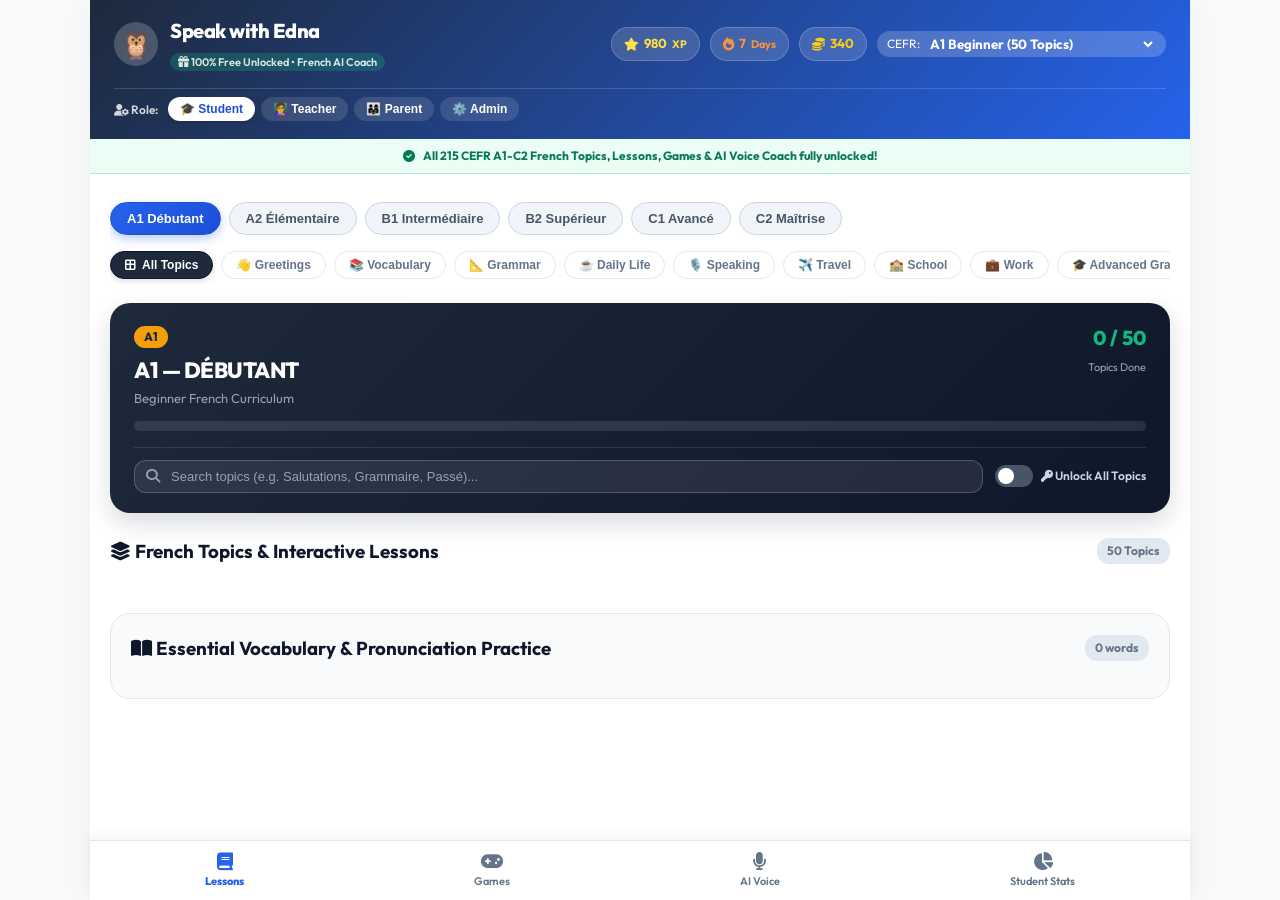
<file: index.html>
<!DOCTYPE html>
<html lang="en">
<head>
    <meta charset="UTF-8">
    <meta name="viewport" content="width=device-width, initial-scale=1.0">
    <title>Speak with Edna - French Learning & AI Voice Coach</title>
    <!-- Google Fonts -->
    <link rel="preconnect" href="https://fonts.googleapis.com">
    <link rel="preconnect" href="https://fonts.gstatic.com" crossorigin>
    <link href="https://fonts.googleapis.com/css2?family=Outfit:wght@400;500;600;700;800&family=Plus+Jakarta+Sans:wght@400;500;600;700&display=swap" rel="stylesheet">
    <!-- FontAwesome Icons -->
    <link rel="stylesheet" href="https://cdnjs.cloudflare.com/ajax/libs/font-awesome/6.4.0/css/all.min.css">
    <link rel="stylesheet" href="style.css">
</head>
<body>
    <div id="app" class="app-container">
        <!-- Top Header Banner -->
        <header class="top-header">
            <div class="header-brand">
                <div class="brand-logo">
                    <span class="logo-emoji">🦉</span>
                </div>
                <div class="brand-text">
                    <h1>Speak with Edna</h1>
                    <span class="brand-subtitle"><i class="fa-solid fa-gift"></i> 100% Free Unlocked • French AI Coach</span>
                </div>
            </div>

            <!-- Header User Stats -->
            <div class="header-stats">
                <div class="stat-badge xp-badge">
                    <i class="fa-solid fa-star"></i>
                    <span id="header-xp">980</span> <small>XP</small>
                </div>
                <div class="stat-badge streak-badge">
                    <i class="fa-solid fa-fire"></i>
                    <span id="header-streak">7</span> <small>Days</small>
                </div>
                <div class="stat-badge coins-badge">
                    <i class="fa-solid fa-coins"></i>
                    <span id="header-coins">340</span>
                </div>
                <div class="level-select-pill">
                    <span class="level-label">CEFR:</span>
                    <select id="cefr-selector" onchange="changeCefrLevel(this.value)">
                        <option value="A1">A1 Beginner (50 Topics)</option>
                        <option value="A2">A2 Elementary (40 Topics)</option>
                        <option value="B1">B1 Intermediate (35 Topics)</option>
                        <option value="B2">B2 Upper Intermediate (30 Topics)</option>
                        <option value="C1">C1 Advanced (30 Topics)</option>
                        <option value="C2">C2 Mastery (30 Topics)</option>
                    </select>
                </div>
            </div>

            <!-- Role Selector Controls -->
            <div class="role-selector-container">
                <span class="role-label"><i class="fa-solid fa-user-gear"></i> Role:</span>
                <div class="role-pills">
                    <button class="role-btn active" data-role="STUDENT" onclick="switchRole('STUDENT')">🎓 Student</button>
                    <button class="role-btn" data-role="TEACHER" onclick="switchRole('TEACHER')">👩‍🏫 Teacher</button>
                    <button class="role-btn" data-role="PARENT" onclick="switchRole('PARENT')">👨‍👩‍👧 Parent</button>
                    <button class="role-btn" data-role="ADMIN" onclick="switchRole('ADMIN')">⚙️ Admin</button>
                </div>
            </div>
        </header>

        <!-- Main Banner Notification -->
        <div class="free-banner">
            <i class="fa-solid fa-circle-check"></i>
            <span>All 215 CEFR A1-C2 French Topics, Lessons, Games & AI Voice Coach fully unlocked!</span>
        </div>

        <!-- Main Content View Area -->
        <main class="main-content">
            <!-- TAB 1: LESSONS VIEW -->
            <section id="view-lessons" class="tab-view active">
                <!-- CEFR Level Selector Bar -->
                <div class="cefr-level-bar">
                    <button class="cefr-pill active" data-level="A1" onclick="changeCefrLevel('A1')">A1 Débutant</button>
                    <button class="cefr-pill" data-level="A2" onclick="changeCefrLevel('A2')">A2 Élémentaire</button>
                    <button class="cefr-pill" data-level="B1" onclick="changeCefrLevel('B1')">B1 Intermédiaire</button>
                    <button class="cefr-pill" data-level="B2" onclick="changeCefrLevel('B2')">B2 Supérieur</button>
                    <button class="cefr-pill" data-level="C1" onclick="changeCefrLevel('C1')">C1 Avancé</button>
                    <button class="cefr-pill" data-level="C2" onclick="changeCefrLevel('C2')">C2 Maîtrise</button>
                </div>

                <!-- Topic Category Filter Bar -->
                <div class="category-filter-bar">
                    <button class="cat-pill active" data-cat="ALL" onclick="filterCategory('ALL')"><i class="fa-solid fa-border-all"></i> All Topics</button>
                    <button class="cat-pill" data-cat="Greetings" onclick="filterCategory('Greetings')">👋 Greetings</button>
                    <button class="cat-pill" data-cat="Vocabulary" onclick="filterCategory('Vocabulary')">📚 Vocabulary</button>
                    <button class="cat-pill" data-cat="Grammar" onclick="filterCategory('Grammar')">📐 Grammar</button>
                    <button class="cat-pill" data-cat="Daily Life" onclick="filterCategory('Daily Life')">☕ Daily Life</button>
                    <button class="cat-pill" data-cat="Speaking" onclick="filterCategory('Speaking')">🎙️ Speaking</button>
                    <button class="cat-pill" data-cat="Travel" onclick="filterCategory('Travel')">✈️ Travel</button>
                    <button class="cat-pill" data-cat="School" onclick="filterCategory('School')">🏫 School</button>
                    <button class="cat-pill" data-cat="Work" onclick="filterCategory('Work')">💼 Work</button>
                    <button class="cat-pill" data-cat="Advanced Grammar" onclick="filterCategory('Advanced Grammar')">🎓 Advanced Grammar</button>
                </div>

                <!-- Level Overview Card -->
                <div id="level-overview-card" class="level-overview-card">
                    <div class="level-card-main">
                        <div>
                            <span id="level-badge" class="badge-level">A1</span>
                            <h2 id="level-title-text">A1 — DÉBUTANT</h2>
                            <p id="level-desc-text">Beginner French Curriculum</p>
                        </div>
                        <div class="level-progress-stat">
                            <span id="level-completed-count">0 / 50</span>
                            <small>Topics Done</small>
                        </div>
                    </div>
                    <div class="level-progress-bar-container">
                        <div id="level-progress-fill" class="level-progress-fill" style="width: 0%"></div>
                    </div>
                    <div class="level-filter-bar">
                        <div class="search-box">
                            <i class="fa-solid fa-magnifying-glass"></i>
                            <input type="text" id="topic-search-input" placeholder="Search topics (e.g. Salutations, Grammaire, Passé)..." onkeyup="filterTopics(this.value)">
                        </div>
                        <div class="unlock-toggle-box">
                            <label class="toggle-switch">
                                <input type="checkbox" id="teacher-unlock-all" onchange="toggleTeacherUnlockAll(this.checked)">
                                <span class="slider"></span>
                            </label>
                            <span class="toggle-label"><i class="fa-solid fa-key"></i> Unlock All Topics</span>
                        </div>
                    </div>
                </div>

                <!-- Topics Grid Container -->
                <div class="section-title-row">
                    <h3><i class="fa-solid fa-layer-group"></i> French Topics & Interactive Lessons</h3>
                    <span id="topic-count-badge" class="badge">50 Topics</span>
                </div>
                <div id="topics-grid" class="topics-grid">
                    <!-- Populated by JS -->
                </div>

                <!-- Active Vocabulary / Flashcards Section -->
                <div class="vocab-section">
                    <div class="section-title-row">
                        <h3><i class="fa-solid fa-book-open"></i> Essential Vocabulary & Pronunciation Practice</h3>
                        <span id="vocab-count-badge" class="badge">0 words</span>
                    </div>
                    <div id="vocab-grid" class="vocab-grid">
                        <!-- Populated by JS -->
                    </div>
                </div>
            </section>

            <!-- TAB 2: GAMES VIEW -->
            <section id="view-games" class="tab-view">
                <div class="games-header">
                    <h2><i class="fa-solid fa-gamepad"></i> French Practice Games</h2>
                    <p>Fun games to solidify your vocabulary, listening, and speed speaking!</p>
                </div>

                <div class="games-selection-grid">
                    <div class="game-card" onclick="startMatchGame()">
                        <div class="game-card-icon">🧩</div>
                        <h3>Word Match</h3>
                        <p>Match French words with their English meanings & emojis before time runs out!</p>
                        <button class="btn btn-primary"><i class="fa-solid fa-play"></i> Play Match</button>
                    </div>

                    <div class="game-card" onclick="startMemoryGame()">
                        <div class="game-card-icon">🎴</div>
                        <h3>Memory Flip</h3>
                        <p>Flip cards to find hidden matching pairs of French words and illustrations.</p>
                        <button class="btn btn-primary"><i class="fa-solid fa-play"></i> Play Memory</button>
                    </div>

                    <div class="game-card" onclick="startSpeedSpeaking()">
                        <div class="game-card-icon">🎙️</div>
                        <h3>Speed Pronunciation</h3>
                        <p>Listen and speak as many French words as possible in 60 seconds with instant voice scoring!</p>
                        <button class="btn btn-accent"><i class="fa-solid fa-bolt"></i> Start Sprint</button>
                    </div>
                </div>

                <!-- Active Game Arena Container -->
                <div id="game-arena" class="game-arena hidden">
                    <!-- Dynamic game content injected by JS -->
                </div>
            </section>

            <!-- TAB 3: AI VOICE COACH VIEW -->
            <section id="view-voice-coach" class="tab-view">
                <div class="voice-coach-header">
                    <h2><i class="fa-solid fa-robot"></i> Edna - AI French Voice Coach</h2>
                    <p>Practice real conversations in French! Tap the mic to speak or select a scenario below.</p>
                </div>

                <!-- Scenarios Bar -->
                <div class="scenarios-carousel">
                    <label>Select Scenario:</label>
                    <div id="scenarios-list" class="scenarios-list">
                        <!-- Populated by JS -->
                    </div>
                </div>

                <!-- Chat Room Area -->
                <div class="chat-container">
                    <div class="chat-header-bar">
                        <div class="coach-avatar">🦉</div>
                        <div class="coach-info">
                            <strong id="active-scenario-title">Bakery & Bistro Scenario</strong>
                            <span class="online-indicator"><i class="fa-solid fa-circle"></i> Edna is online</span>
                        </div>
                        <button class="btn btn-sm btn-outline" onclick="clearChat()"><i class="fa-solid fa-rotate-right"></i> Reset</button>
                    </div>

                    <div id="chat-messages" class="chat-messages">
                        <!-- Dynamic Chat Messages -->
                    </div>

                    <!-- Recommended Sample Phrase Chips -->
                    <div class="suggested-phrases">
                        <span><i class="fa-solid fa-lightbulb"></i> Try saying:</span>
                        <div id="sample-phrase-chips" class="phrase-chips">
                            <!-- Injected by JS -->
                        </div>
                    </div>

                    <!-- Mic & Text Input Area -->
                    <div class="chat-input-area">
                        <button id="mic-btn" class="mic-btn" onclick="toggleSpeechRecognition()" title="Click to speak French">
                            <i class="fa-solid fa-microphone"></i>
                        </button>
                        <input type="text" id="chat-text-input" placeholder="Type your response in French..." onkeypress="handleChatKeyPress(event)">
                        <button class="send-btn" onclick="sendUserTextMessage()">
                            <i class="fa-solid fa-paper-plane"></i>
                        </button>
                    </div>
                </div>
            </section>

            <!-- TAB 4: DASHBOARD VIEW (DYNAMICALY BASED ON ROLE) -->
            <section id="view-dashboard" class="tab-view">
                <div id="dashboard-content">
                    <!-- Injected by JS depending on Student, Teacher, Parent, Admin -->
                </div>
            </section>
        </main>

        <!-- Bottom Navigation Bar -->
        <nav class="bottom-nav">
            <button class="nav-item active" data-tab="lessons" onclick="switchTab('lessons')">
                <i class="fa-solid fa-book"></i>
                <span>Lessons</span>
            </button>
            <button class="nav-item" data-tab="games" onclick="switchTab('games')">
                <i class="fa-solid fa-gamepad"></i>
                <span>Games</span>
            </button>
            <button class="nav-item" data-tab="voice-coach" onclick="switchTab('voice-coach')">
                <i class="fa-solid fa-microphone"></i>
                <span>AI Voice</span>
            </button>
            <button class="nav-item" data-tab="dashboard" onclick="switchTab('dashboard')">
                <i class="fa-solid fa-chart-pie"></i>
                <span id="nav-dashboard-label">Student Stats</span>
            </button>
        </nav>

        <!-- MODAL 1: Pronunciation Tester Modal -->
        <div id="pronounce-modal" class="modal hidden">
            <div class="modal-content">
                <button class="modal-close" onclick="closePronounceModal()">&times;</button>
                <div class="modal-header">
                    <h3><i class="fa-solid fa-microphone"></i> Practice Pronunciation</h3>
                </div>
                <div class="modal-body text-center">
                    <div class="target-word-display">
                        <span id="modal-emoji" class="word-emoji">🥐</span>
                        <h2 id="modal-french-text">Le croissant</h2>
                        <span id="modal-ipa" class="ipa-code">/lə kʁwa.sɑ̃/</span>
                        <p id="modal-english-translation" class="english-sub">The croissant</p>
                    </div>

                    <div class="action-buttons-row">
                        <button class="btn btn-secondary" onclick="speakText(document.getElementById('modal-french-text').innerText)">
                            <i class="fa-solid fa-volume-high"></i> Listen First
                        </button>
                    </div>

                    <div class="mic-recorder-box">
                        <button id="modal-mic-btn" class="modal-mic-btn" onclick="startModalSpeechRecognition()">
                            <i class="fa-solid fa-microphone"></i>
                        </button>
                        <p id="modal-speech-status">Tap the microphone and say the French word aloud!</p>
                    </div>

                    <!-- Voice Scoring Result Box -->
                    <div id="modal-score-result" class="score-result-box hidden">
                        <div class="score-circle" id="modal-score-circle">
                            <span id="modal-score-value">95%</span>
                        </div>
                        <div class="score-details">
                            <h4 id="modal-feedback-title">Excellent Pronunciation!</h4>
                            <p id="modal-recognized-text">Recognized: "Le croissant"</p>
                            <p id="modal-tip-text" class="tip-text">Tip: Keep the 'r' soft in your throat.</p>
                        </div>
                    </div>
                </div>
            </div>
        </div>

        <!-- MODAL 2: Lesson Quiz Modal -->
        <div id="quiz-modal" class="modal hidden">
            <div class="modal-content quiz-modal-content">
                <button class="modal-close" onclick="closeQuizModal()">&times;</button>
                <div id="quiz-container">
                    <!-- Dynamic quiz content -->
                </div>
            </div>
        </div>

        <!-- MODAL 3: Custom Word Creator (Teacher) -->
        <div id="custom-word-modal" class="modal hidden">
            <div class="modal-content">
                <button class="modal-close" onclick="closeCustomWordModal()">&times;</button>
                <h3><i class="fa-solid fa-plus-circle"></i> Add New French Word</h3>
                <div class="form-group">
                    <label>French Word / Phrase:</label>
                    <input type="text" id="new-word-french" placeholder="e.g. La tour Eiffel">
                </div>
                <div class="form-group">
                    <label>English Translation:</label>
                    <input type="text" id="new-word-english" placeholder="e.g. The Eiffel Tower">
                </div>
                <div class="form-group">
                    <label>Emoji Icon:</label>
                    <input type="text" id="new-word-emoji" placeholder="e.g. 🗼">
                </div>
                <button class="btn btn-primary btn-block" onclick="saveCustomWord()"><i class="fa-solid fa-check"></i> Save Word</button>
            </div>
        </div>

        <!-- MODAL 4: Complete Interactive Topic Lesson Modal -->
        <div id="topic-lesson-modal" class="modal hidden">
            <div class="modal-content topic-lesson-modal-content">
                <button class="modal-close" onclick="closeTopicLessonModal()">&times;</button>
                <div id="topic-lesson-container">
                    <!-- Dynamic Lesson Content Injected by JS -->
                </div>
            </div>
        </div>
    </div>

    <!-- Main JavaScript Logic -->
    <script src="script.js"></script>
</body>
</html>
</file>
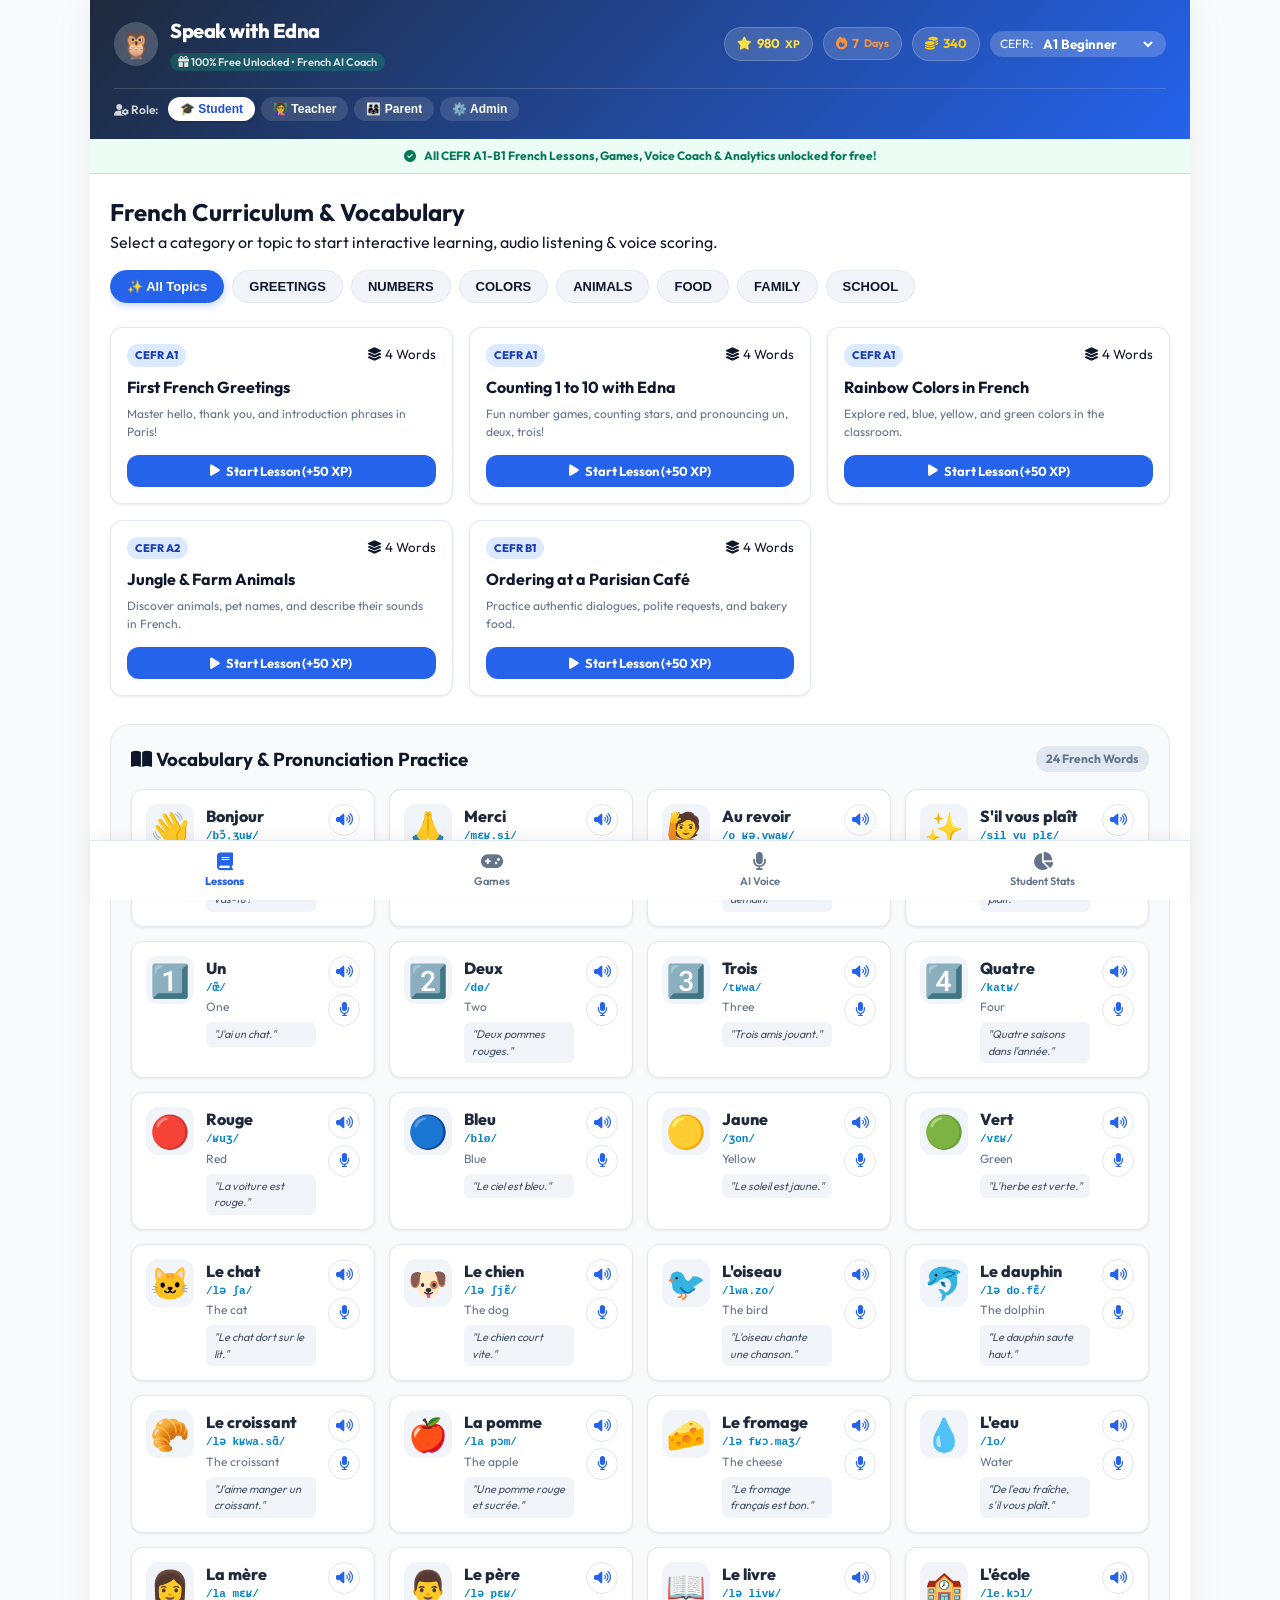
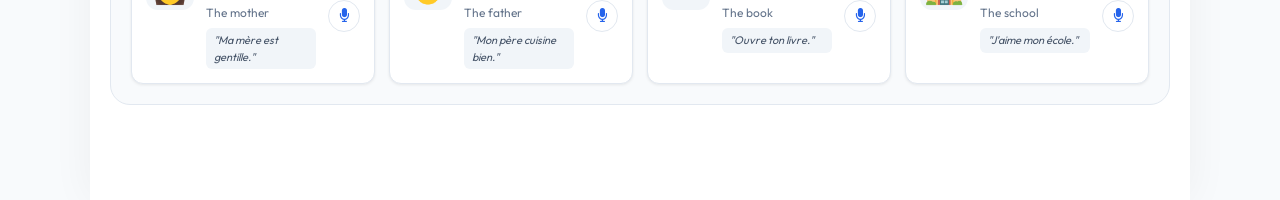
<file: app/src/main/assets/index.html>
<!DOCTYPE html>
<html lang="en">
<head>
    <meta charset="UTF-8">
    <meta name="viewport" content="width=device-width, initial-scale=1.0">
    <title>Speak with Edna - French Learning & AI Voice Coach</title>
    <!-- Google Fonts -->
    <link rel="preconnect" href="https://fonts.googleapis.com">
    <link rel="preconnect" href="https://fonts.gstatic.com" crossorigin>
    <link href="https://fonts.googleapis.com/css2?family=Outfit:wght@400;500;600;700;800&family=Plus+Jakarta+Sans:wght@400;500;600;700&display=swap" rel="stylesheet">
    <!-- FontAwesome Icons -->
    <link rel="stylesheet" href="https://cdnjs.cloudflare.com/ajax/libs/font-awesome/6.4.0/css/all.min.css">
    <link rel="stylesheet" href="style.css">
</head>
<body>
    <div id="app" class="app-container">
        <!-- Top Header Banner -->
        <header class="top-header">
            <div class="header-brand">
                <div class="brand-logo">
                    <span class="logo-emoji">🦉</span>
                </div>
                <div class="brand-text">
                    <h1>Speak with Edna</h1>
                    <span class="brand-subtitle"><i class="fa-solid fa-gift"></i> 100% Free Unlocked • French AI Coach</span>
                </div>
            </div>

            <!-- Header User Stats -->
            <div class="header-stats">
                <div class="stat-badge xp-badge">
                    <i class="fa-solid fa-star"></i>
                    <span id="header-xp">980</span> <small>XP</small>
                </div>
                <div class="stat-badge streak-badge">
                    <i class="fa-solid fa-fire"></i>
                    <span id="header-streak">7</span> <small>Days</small>
                </div>
                <div class="stat-badge coins-badge">
                    <i class="fa-solid fa-coins"></i>
                    <span id="header-coins">340</span>
                </div>
                <div class="level-select-pill">
                    <span class="level-label">CEFR:</span>
                    <select id="cefr-selector" onchange="changeCefrLevel(this.value)">
                        <option value="A1">A1 Beginner</option>
                        <option value="A2">A2 Elementary</option>
                        <option value="B1">B1 Intermediate</option>
                    </select>
                </div>
            </div>

            <!-- Role Selector Controls -->
            <div class="role-selector-container">
                <span class="role-label"><i class="fa-solid fa-user-gear"></i> Role:</span>
                <div class="role-pills">
                    <button class="role-btn active" data-role="STUDENT" onclick="switchRole('STUDENT')">🎓 Student</button>
                    <button class="role-btn" data-role="TEACHER" onclick="switchRole('TEACHER')">👩‍🏫 Teacher</button>
                    <button class="role-btn" data-role="PARENT" onclick="switchRole('PARENT')">👨‍👩‍👧 Parent</button>
                    <button class="role-btn" data-role="ADMIN" onclick="switchRole('ADMIN')">⚙️ Admin</button>
                </div>
            </div>
        </header>

        <!-- Main Banner Notification -->
        <div class="free-banner">
            <i class="fa-solid fa-circle-check"></i>
            <span>All CEFR A1-B1 French Lessons, Games, Voice Coach & Analytics unlocked for free!</span>
        </div>

        <!-- Main Content View Area -->
        <main class="main-content">
            <!-- TAB 1: LESSONS VIEW -->
            <section id="view-lessons" class="tab-view active">
                <div class="lessons-header">
                    <h2>French Curriculum & Vocabulary</h2>
                    <p>Select a category or topic to start interactive learning, audio listening & voice scoring.</p>
                </div>

                <!-- Category Chips -->
                <div class="category-scroll-container">
                    <div id="category-chips" class="category-chips">
                        <!-- Populated by JS -->
                    </div>
                </div>

                <!-- Lessons Grid -->
                <div id="lessons-grid" class="lessons-grid">
                    <!-- Populated by JS -->
                </div>

                <!-- Active Vocabulary / Flashcards Section -->
                <div class="vocab-section">
                    <div class="section-title-row">
                        <h3><i class="fa-solid fa-book-open"></i> Vocabulary & Pronunciation Practice</h3>
                        <span id="vocab-count-badge" class="badge">0 words</span>
                    </div>
                    <div id="vocab-grid" class="vocab-grid">
                        <!-- Populated by JS -->
                    </div>
                </div>
            </section>

            <!-- TAB 2: GAMES VIEW -->
            <section id="view-games" class="tab-view">
                <div class="games-header">
                    <h2><i class="fa-solid fa-gamepad"></i> French Practice Games</h2>
                    <p>Fun games to solidify your vocabulary, listening, and speed speaking!</p>
                </div>

                <div class="games-selection-grid">
                    <div class="game-card" onclick="startMatchGame()">
                        <div class="game-card-icon">🧩</div>
                        <h3>Word Match</h3>
                        <p>Match French words with their English meanings & emojis before time runs out!</p>
                        <button class="btn btn-primary"><i class="fa-solid fa-play"></i> Play Match</button>
                    </div>

                    <div class="game-card" onclick="startMemoryGame()">
                        <div class="game-card-icon">🎴</div>
                        <h3>Memory Flip</h3>
                        <p>Flip cards to find hidden matching pairs of French words and illustrations.</p>
                        <button class="btn btn-primary"><i class="fa-solid fa-play"></i> Play Memory</button>
                    </div>

                    <div class="game-card" onclick="startSpeedSpeaking()">
                        <div class="game-card-icon">🎙️</div>
                        <h3>Speed Pronunciation</h3>
                        <p>Listen and speak as many French words as possible in 60 seconds with instant voice scoring!</p>
                        <button class="btn btn-accent"><i class="fa-solid fa-bolt"></i> Start Sprint</button>
                    </div>
                </div>

                <!-- Active Game Arena Container -->
                <div id="game-arena" class="game-arena hidden">
                    <!-- Dynamic game content injected by JS -->
                </div>
            </section>

            <!-- TAB 3: AI VOICE COACH VIEW -->
            <section id="view-voice-coach" class="tab-view">
                <div class="voice-coach-header">
                    <h2><i class="fa-solid fa-robot"></i> Edna - AI French Voice Coach</h2>
                    <p>Practice real conversations in French! Tap the mic to speak or select a scenario below.</p>
                </div>

                <!-- Scenarios Bar -->
                <div class="scenarios-carousel">
                    <label>Select Scenario:</label>
                    <div id="scenarios-list" class="scenarios-list">
                        <!-- Populated by JS -->
                    </div>
                </div>

                <!-- Chat Room Area -->
                <div class="chat-container">
                    <div class="chat-header-bar">
                        <div class="coach-avatar">🦉</div>
                        <div class="coach-info">
                            <strong id="active-scenario-title">Bakery & Bistro Scenario</strong>
                            <span class="online-indicator"><i class="fa-solid fa-circle"></i> Edna is online</span>
                        </div>
                        <button class="btn btn-sm btn-outline" onclick="clearChat()"><i class="fa-solid fa-rotate-right"></i> Reset</button>
                    </div>

                    <div id="chat-messages" class="chat-messages">
                        <!-- Dynamic Chat Messages -->
                    </div>

                    <!-- Recommended Sample Phrase Chips -->
                    <div class="suggested-phrases">
                        <span><i class="fa-solid fa-lightbulb"></i> Try saying:</span>
                        <div id="sample-phrase-chips" class="phrase-chips">
                            <!-- Injected by JS -->
                        </div>
                    </div>

                    <!-- Mic & Text Input Area -->
                    <div class="chat-input-area">
                        <button id="mic-btn" class="mic-btn" onclick="toggleSpeechRecognition()" title="Click to speak French">
                            <i class="fa-solid fa-microphone"></i>
                        </button>
                        <input type="text" id="chat-text-input" placeholder="Type your response in French..." onkeypress="handleChatKeyPress(event)">
                        <button class="send-btn" onclick="sendUserTextMessage()">
                            <i class="fa-solid fa-paper-plane"></i>
                        </button>
                    </div>
                </div>
            </section>

            <!-- TAB 4: DASHBOARD VIEW (DYNAMICALY BASED ON ROLE) -->
            <section id="view-dashboard" class="tab-view">
                <div id="dashboard-content">
                    <!-- Injected by JS depending on Student, Teacher, Parent, Admin -->
                </div>
            </section>
        </main>

        <!-- Bottom Navigation Bar -->
        <nav class="bottom-nav">
            <button class="nav-item active" data-tab="lessons" onclick="switchTab('lessons')">
                <i class="fa-solid fa-book"></i>
                <span>Lessons</span>
            </button>
            <button class="nav-item" data-tab="games" onclick="switchTab('games')">
                <i class="fa-solid fa-gamepad"></i>
                <span>Games</span>
            </button>
            <button class="nav-item" data-tab="voice-coach" onclick="switchTab('voice-coach')">
                <i class="fa-solid fa-microphone"></i>
                <span>AI Voice</span>
            </button>
            <button class="nav-item" data-tab="dashboard" onclick="switchTab('dashboard')">
                <i class="fa-solid fa-chart-pie"></i>
                <span id="nav-dashboard-label">Student Stats</span>
            </button>
        </nav>

        <!-- MODAL 1: Pronunciation Tester Modal -->
        <div id="pronounce-modal" class="modal hidden">
            <div class="modal-content">
                <button class="modal-close" onclick="closePronounceModal()">&times;</button>
                <div class="modal-header">
                    <h3><i class="fa-solid fa-microphone"></i> Practice Pronunciation</h3>
                </div>
                <div class="modal-body text-center">
                    <div class="target-word-display">
                        <span id="modal-emoji" class="word-emoji">🥐</span>
                        <h2 id="modal-french-text">Le croissant</h2>
                        <span id="modal-ipa" class="ipa-code">/lə kʁwa.sɑ̃/</span>
                        <p id="modal-english-translation" class="english-sub">The croissant</p>
                    </div>

                    <div class="action-buttons-row">
                        <button class="btn btn-secondary" onclick="speakText(document.getElementById('modal-french-text').innerText)">
                            <i class="fa-solid fa-volume-high"></i> Listen First
                        </button>
                    </div>

                    <div class="mic-recorder-box">
                        <button id="modal-mic-btn" class="modal-mic-btn" onclick="startModalSpeechRecognition()">
                            <i class="fa-solid fa-microphone"></i>
                        </button>
                        <p id="modal-speech-status">Tap the microphone and say the French word aloud!</p>
                    </div>

                    <!-- Voice Scoring Result Box -->
                    <div id="modal-score-result" class="score-result-box hidden">
                        <div class="score-circle" id="modal-score-circle">
                            <span id="modal-score-value">95%</span>
                        </div>
                        <div class="score-details">
                            <h4 id="modal-feedback-title">Excellent Pronunciation!</h4>
                            <p id="modal-recognized-text">Recognized: "Le croissant"</p>
                            <p id="modal-tip-text" class="tip-text">Tip: Keep the 'r' soft in your throat.</p>
                        </div>
                    </div>
                </div>
            </div>
        </div>

        <!-- MODAL 2: Lesson Quiz Modal -->
        <div id="quiz-modal" class="modal hidden">
            <div class="modal-content quiz-modal-content">
                <button class="modal-close" onclick="closeQuizModal()">&times;</button>
                <div id="quiz-container">
                    <!-- Dynamic quiz content -->
                </div>
            </div>
        </div>

        <!-- MODAL 3: Custom Word Creator (Teacher) -->
        <div id="custom-word-modal" class="modal hidden">
            <div class="modal-content">
                <button class="modal-close" onclick="closeCustomWordModal()">&times;</button>
                <h3><i class="fa-solid fa-plus-circle"></i> Add New French Word</h3>
                <div class="form-group">
                    <label>French Word / Phrase:</label>
                    <input type="text" id="new-word-french" placeholder="e.g. La tour Eiffel">
                </div>
                <div class="form-group">
                    <label>English Translation:</label>
                    <input type="text" id="new-word-english" placeholder="e.g. The Eiffel Tower">
                </div>
                <div class="form-group">
                    <label>Emoji Icon:</label>
                    <input type="text" id="new-word-emoji" placeholder="e.g. 🗼">
                </div>
                <button class="btn btn-primary btn-block" onclick="saveCustomWord()"><i class="fa-solid fa-check"></i> Save Word</button>
            </div>
        </div>
    </div>

    <!-- Main JavaScript Logic -->
    <script src="script.js"></script>
</body>
</html>
</file>
<file: style.css>
/* Speak with Edna - Web Application Stylesheet */
:root {
    --primary: #2563eb;
    --primary-dark: #1d4ed8;
    --primary-light: #eff6ff;
    --navy: #1e293b;
    --accent-gold: #f59e0b;
    --accent-emerald: #10b981;
    --accent-crimson: #ef4444;
    --bg-canvas: #f8fafc;
    --surface: #ffffff;
    --border-color: #e2e8f0;
    --text-primary: #0f172a;
    --text-muted: #64748b;
    --radius-sm: 8px;
    --radius-md: 12px;
    --radius-lg: 20px;
    --shadow-sm: 0 1px 3px rgba(0,0,0,0.08);
    --shadow-md: 0 4px 12px rgba(0,0,0,0.08);
    --shadow-lg: 0 10px 25px rgba(0,0,0,0.12);
    --font-family: 'Outfit', 'Plus Jakarta Sans', -apple-system, BlinkMacSystemFont, sans-serif;
}

* {
    box-sizing: border-box;
    margin: 0;
    padding: 0;
}

body {
    font-family: var(--font-family);
    background-color: var(--bg-canvas);
    color: var(--text-primary);
    line-height: 1.5;
    -webkit-font-smoothing: antialiased;
}

/* App Container */
.app-container {
    max-width: 1100px;
    margin: 0 auto;
    min-height: 100vh;
    display: flex;
    flex-direction: column;
    padding-bottom: 75px; /* space for bottom nav */
    background: var(--surface);
    box-shadow: 0 0 40px rgba(0,0,0,0.05);
}

/* Header Styling */
.top-header {
    background: linear-gradient(135deg, #1e293b 0%, #2563eb 100%);
    color: white;
    padding: 16px 24px;
    display: flex;
    flex-wrap: wrap;
    align-items: center;
    justify-content: space-between;
    gap: 12px;
}

.header-brand {
    display: flex;
    align-items: center;
    gap: 12px;
}

.brand-logo {
    width: 44px;
    height: 44px;
    background: rgba(255,255,255,0.2);
    border-radius: 50%;
    display: flex;
    align-items: center;
    justify-content: center;
    font-size: 26px;
    backdrop-filter: blur(4px);
}

.brand-text h1 {
    font-size: 20px;
    font-weight: 800;
    letter-spacing: -0.5px;
    margin-bottom: 2px;
}

.brand-subtitle {
    font-size: 11px;
    color: rgba(255,255,255,0.85);
    background: rgba(16, 185, 129, 0.25);
    padding: 2px 8px;
    border-radius: 12px;
    font-weight: 600;
}

/* Stats Badges */
.header-stats {
    display: flex;
    align-items: center;
    gap: 10px;
    flex-wrap: wrap;
}

.stat-badge {
    background: rgba(255,255,255,0.15);
    backdrop-filter: blur(8px);
    border: 1px solid rgba(255,255,255,0.2);
    padding: 6px 12px;
    border-radius: 20px;
    font-size: 13px;
    font-weight: 700;
    display: flex;
    align-items: center;
    gap: 5px;
}

.xp-badge { color: #fde047; }
.streak-badge { color: #fb923c; }
.coins-badge { color: #facc15; }

.level-select-pill {
    background: rgba(255,255,255,0.2);
    padding: 4px 10px;
    border-radius: 20px;
    display: flex;
    align-items: center;
    gap: 6px;
    font-size: 12px;
}

.level-select-pill select {
    background: transparent;
    border: none;
    color: white;
    font-weight: 700;
    font-family: var(--font-family);
    cursor: pointer;
    outline: none;
}

.level-select-pill option {
    color: black;
}

/* Role Selector */
.role-selector-container {
    width: 100%;
    display: flex;
    align-items: center;
    gap: 10px;
    padding-top: 8px;
    border-top: 1px solid rgba(255,255,255,0.15);
    margin-top: 4px;
}

.role-label {
    font-size: 12px;
    font-weight: 600;
    color: rgba(255,255,255,0.8);
}

.role-pills {
    display: flex;
    gap: 6px;
    overflow-x: auto;
    padding-bottom: 2px;
}

.role-btn {
    background: rgba(255,255,255,0.12);
    border: none;
    color: white;
    padding: 5px 12px;
    border-radius: 16px;
    font-size: 12px;
    font-weight: 600;
    cursor: pointer;
    transition: all 0.2s ease;
    white-space: nowrap;
}

.role-btn.active {
    background: var(--surface);
    color: var(--primary-dark);
    font-weight: 800;
    box-shadow: 0 2px 8px rgba(0,0,0,0.15);
}

/* Free Banner */
.free-banner {
    background: #ecfdf5;
    border-bottom: 1px solid #a7f3d0;
    color: #047857;
    padding: 8px 16px;
    font-size: 12px;
    font-weight: 700;
    display: flex;
    align-items: center;
    justify-content: center;
    gap: 8px;
    text-align: center;
}

/* Main Content Views */
.main-content {
    flex: 1;
    padding: 20px;
}

.tab-view {
    display: none;
}

.tab-view.active {
    display: block;
    animation: fadeIn 0.3s ease;
}

@keyframes fadeIn {
    from { opacity: 0; transform: translateY(4px); }
    to { opacity: 1; transform: translateY(0); }
}

/* Categories Scroll */
.category-scroll-container {
    margin: 16px 0;
    overflow-x: auto;
    padding-bottom: 8px;
}

.category-chips {
    display: flex;
    gap: 8px;
}

.chip {
    padding: 8px 16px;
    background: #f1f5f9;
    border: 1px solid #e2e8f0;
    border-radius: 20px;
    font-size: 13px;
    font-weight: 600;
    color: var(--text-primary);
    cursor: pointer;
    white-space: nowrap;
    transition: all 0.2s ease;
}

.chip.active {
    background: var(--primary);
    color: white;
    border-color: var(--primary);
    box-shadow: 0 2px 8px rgba(37, 99, 235, 0.3);
}

/* Lessons Grid */
.lessons-grid {
    display: grid;
    grid-template-columns: repeat(auto-fill, minmax(280px, 1fr));
    gap: 16px;
    margin-bottom: 28px;
}

.lesson-card {
    background: var(--surface);
    border: 1px solid var(--border-color);
    border-radius: var(--radius-md);
    padding: 16px;
    box-shadow: var(--shadow-sm);
    transition: transform 0.2s, box-shadow 0.2s;
    display: flex;
    flex-direction: column;
    justify-content: space-between;
}

.lesson-card:hover {
    transform: translateY(-2px);
    box-shadow: var(--shadow-md);
    border-color: #cbd5e1;
}

.lesson-card-top {
    display: flex;
    align-items: center;
    justify-content: space-between;
    margin-bottom: 8px;
}

.lesson-tag {
    font-size: 11px;
    font-weight: 800;
    padding: 3px 8px;
    border-radius: 12px;
    background: #dbeafe;
    color: #1e40af;
}

.lesson-title {
    font-size: 16px;
    font-weight: 700;
    margin-bottom: 6px;
}

.lesson-desc {
    font-size: 12px;
    color: var(--text-muted);
    margin-bottom: 14px;
}

/* Vocabulary Grid */
.vocab-section {
    background: #f8fafc;
    border: 1px solid var(--border-color);
    border-radius: var(--radius-lg);
    padding: 20px;
}

.section-title-row {
    display: flex;
    align-items: center;
    justify-content: space-between;
    margin-bottom: 16px;
}

.badge {
    background: #e2e8f0;
    color: var(--text-muted);
    font-size: 12px;
    font-weight: 700;
    padding: 4px 10px;
    border-radius: 12px;
}

.vocab-grid {
    display: grid;
    grid-template-columns: repeat(auto-fill, minmax(240px, 1fr));
    gap: 14px;
}

.vocab-card {
    background: var(--surface);
    border: 1px solid var(--border-color);
    border-radius: var(--radius-md);
    padding: 14px;
    display: flex;
    align-items: flex-start;
    gap: 12px;
    position: relative;
    box-shadow: var(--shadow-sm);
}

.vocab-emoji {
    font-size: 32px;
    background: #f1f5f9;
    width: 48px;
    height: 48px;
    border-radius: 12px;
    display: flex;
    align-items: center;
    justify-content: center;
    flex-shrink: 0;
}

.vocab-info {
    flex: 1;
}

.vocab-french {
    font-size: 16px;
    font-weight: 800;
    color: var(--navy);
}

.vocab-ipa {
    font-size: 11px;
    color: #0284c7;
    font-family: monospace;
    font-weight: 600;
}

.vocab-english {
    font-size: 12px;
    color: var(--text-muted);
    margin: 2px 0 6px 0;
}

.vocab-example {
    font-size: 11px;
    background: #f1f5f9;
    padding: 4px 8px;
    border-radius: 6px;
    font-style: italic;
    color: #475569;
}

.vocab-actions {
    display: flex;
    flex-direction: column;
    gap: 6px;
}

.icon-btn {
    width: 32px;
    height: 32px;
    border-radius: 50%;
    border: 1px solid var(--border-color);
    background: white;
    color: var(--primary);
    display: flex;
    align-items: center;
    justify-content: center;
    cursor: pointer;
    transition: all 0.2s;
}

.icon-btn:hover {
    background: var(--primary);
    color: white;
    border-color: var(--primary);
}

/* AI Voice Coach Chat Room */
.chat-container {
    background: var(--surface);
    border: 1px solid var(--border-color);
    border-radius: var(--radius-lg);
    box-shadow: var(--shadow-md);
    overflow: hidden;
    display: flex;
    flex-direction: column;
    height: 520px;
    margin-top: 16px;
}

.scenarios-list {
    display: flex;
    gap: 8px;
    overflow-x: auto;
    padding: 8px 0;
}

.scenario-card-chip {
    background: white;
    border: 1px solid var(--border-color);
    padding: 8px 14px;
    border-radius: 20px;
    font-size: 12px;
    font-weight: 700;
    cursor: pointer;
    white-space: nowrap;
    display: flex;
    align-items: center;
    gap: 6px;
}

.scenario-card-chip.active {
    background: #2563eb;
    color: white;
    border-color: #2563eb;
}

.chat-header-bar {
    background: #f8fafc;
    border-bottom: 1px solid var(--border-color);
    padding: 12px 16px;
    display: flex;
    align-items: center;
    gap: 12px;
}

.coach-avatar {
    width: 38px;
    height: 38px;
    background: #dbeafe;
    border-radius: 50%;
    display: flex;
    align-items: center;
    justify-content: center;
    font-size: 20px;
}

.coach-info {
    flex: 1;
    display: flex;
    flex-direction: column;
}

.online-indicator {
    font-size: 11px;
    color: #10b981;
    font-weight: 600;
}

.chat-messages {
    flex: 1;
    padding: 16px;
    overflow-y: auto;
    display: flex;
    flex-direction: column;
    gap: 12px;
    background: #f8fafc;
}

.chat-msg {
    max-width: 80%;
    padding: 12px 16px;
    border-radius: 16px;
    position: relative;
    font-size: 14px;
    line-height: 1.4;
}

.chat-msg.edna {
    background: white;
    border: 1px solid var(--border-color);
    align-self: flex-start;
    border-bottom-left-radius: 4px;
    box-shadow: var(--shadow-sm);
}

.chat-msg.user {
    background: var(--primary);
    color: white;
    align-self: flex-end;
    border-bottom-right-radius: 4px;
}

.chat-msg-translation {
    font-size: 11px;
    opacity: 0.8;
    margin-top: 4px;
    display: block;
}

.chat-score-pill {
    display: inline-block;
    background: #fef08a;
    color: #854d0e;
    font-weight: 800;
    font-size: 10px;
    padding: 2px 6px;
    border-radius: 8px;
    margin-top: 4px;
}

.suggested-phrases {
    padding: 8px 16px;
    background: white;
    border-top: 1px solid var(--border-color);
    font-size: 12px;
}

.phrase-chips {
    display: flex;
    gap: 6px;
    overflow-x: auto;
    padding-top: 4px;
}

.phrase-chip {
    background: #f1f5f9;
    border: 1px solid #cbd5e1;
    padding: 4px 10px;
    border-radius: 12px;
    font-size: 11px;
    cursor: pointer;
    white-space: nowrap;
}

.phrase-chip:hover {
    background: #e2e8f0;
}

.chat-input-area {
    padding: 10px 16px;
    background: white;
    border-top: 1px solid var(--border-color);
    display: flex;
    align-items: center;
    gap: 8px;
}

.chat-input-area input {
    flex: 1;
    padding: 10px 14px;
    border: 1px solid var(--border-color);
    border-radius: 20px;
    font-family: var(--font-family);
    font-size: 14px;
    outline: none;
}

.mic-btn {
    width: 42px;
    height: 42px;
    border-radius: 50%;
    border: none;
    background: #ef4444;
    color: white;
    font-size: 18px;
    cursor: pointer;
    display: flex;
    align-items: center;
    justify-content: center;
    transition: all 0.2s;
}

.mic-btn.listening {
    animation: pulse 1s infinite;
    background: #dc2626;
    box-shadow: 0 0 15px rgba(239, 68, 68, 0.6);
}

@keyframes pulse {
    0% { transform: scale(1); }
    50% { transform: scale(1.1); }
    100% { transform: scale(1); }
}

.send-btn {
    width: 42px;
    height: 42px;
    border-radius: 50%;
    border: none;
    background: var(--primary);
    color: white;
    font-size: 16px;
    cursor: pointer;
}

/* Games Grid */
.games-selection-grid {
    display: grid;
    grid-template-columns: repeat(auto-fill, minmax(280px, 1fr));
    gap: 16px;
    margin-top: 16px;
}

.game-card {
    background: var(--surface);
    border: 1px solid var(--border-color);
    border-radius: var(--radius-lg);
    padding: 24px;
    text-align: center;
    box-shadow: var(--shadow-sm);
    cursor: pointer;
    transition: all 0.2s;
}

.game-card:hover {
    transform: translateY(-3px);
    box-shadow: var(--shadow-md);
    border-color: var(--primary);
}

.game-card-icon {
    font-size: 42px;
    margin-bottom: 12px;
}

.game-arena {
    background: var(--surface);
    border: 1px solid var(--border-color);
    border-radius: var(--radius-lg);
    padding: 24px;
    margin-top: 20px;
    box-shadow: var(--shadow-md);
}

/* Dashboard Cards */
.dashboard-grid {
    display: grid;
    grid-template-columns: repeat(auto-fill, minmax(300px, 1fr));
    gap: 16px;
    margin-top: 16px;
}

.dash-card {
    background: var(--surface);
    border: 1px solid var(--border-color);
    border-radius: var(--radius-md);
    padding: 20px;
    box-shadow: var(--shadow-sm);
}

.dash-card h3 {
    font-size: 16px;
    font-weight: 700;
    margin-bottom: 12px;
    display: flex;
    align-items: center;
    gap: 8px;
}

/* Buttons & Utils */
.btn {
    padding: 8px 16px;
    border-radius: var(--radius-md);
    font-family: var(--font-family);
    font-weight: 700;
    font-size: 13px;
    border: none;
    cursor: pointer;
    transition: all 0.2s;
    display: inline-flex;
    align-items: center;
    gap: 6px;
    justify-content: center;
}

.btn-primary {
    background: var(--primary);
    color: white;
}

.btn-primary:hover {
    background: var(--primary-dark);
}

.btn-accent {
    background: var(--accent-gold);
    color: white;
}

.btn-secondary {
    background: #e2e8f0;
    color: var(--text-primary);
}

.btn-outline {
    background: transparent;
    border: 1px solid var(--border-color);
    color: var(--text-primary);
}

.btn-block {
    width: 100%;
}

.btn-sm {
    padding: 4px 10px;
    font-size: 11px;
}

/* Bottom Navigation */
.bottom-nav {
    position: fixed;
    bottom: 0;
    left: 50%;
    transform: translateX(-50%);
    width: 100%;
    max-width: 1100px;
    background: var(--surface);
    border-top: 1px solid var(--border-color);
    display: flex;
    justify-content: space-around;
    padding: 8px 0;
    box-shadow: 0 -4px 12px rgba(0,0,0,0.05);
    z-index: 100;
}

.nav-item {
    background: transparent;
    border: none;
    display: flex;
    flex-direction: column;
    align-items: center;
    gap: 3px;
    color: var(--text-muted);
    font-family: var(--font-family);
    font-size: 11px;
    font-weight: 600;
    cursor: pointer;
    padding: 4px 12px;
    border-radius: 12px;
}

.nav-item i {
    font-size: 18px;
}

.nav-item.active {
    color: var(--primary);
    font-weight: 800;
}

/* Modals */
.modal {
    position: fixed;
    top: 0;
    left: 0;
    width: 100vw;
    height: 100vh;
    background: rgba(15, 23, 42, 0.6);
    backdrop-filter: blur(4px);
    display: flex;
    align-items: center;
    justify-content: center;
    z-index: 1000;
}

.modal.hidden {
    display: none;
}

.modal-content {
    background: var(--surface);
    width: 90%;
    max-width: 480px;
    border-radius: var(--radius-lg);
    padding: 24px;
    position: relative;
    box-shadow: var(--shadow-lg);
    animation: modalPop 0.25s ease-out;
}

@keyframes modalPop {
    from { transform: scale(0.9); opacity: 0; }
    to { transform: scale(1); opacity: 1; }
}

.modal-close {
    position: absolute;
    top: 16px;
    right: 16px;
    background: #f1f5f9;
    border: none;
    width: 32px;
    height: 32px;
    border-radius: 50%;
    font-size: 18px;
    cursor: pointer;
}

.target-word-display {
    margin: 16px 0;
}

.word-emoji {
    font-size: 48px;
}

.modal-mic-btn {
    width: 64px;
    height: 64px;
    border-radius: 50%;
    background: var(--primary);
    color: white;
    font-size: 26px;
    border: none;
    cursor: pointer;
    margin: 16px 0;
    transition: all 0.2s;
}

.score-result-box {
    background: #f0fdf4;
    border: 1px solid #bbf7d0;
    border-radius: var(--radius-md);
    padding: 16px;
    margin-top: 16px;
    display: flex;
    align-items: center;
    gap: 16px;
    text-align: left;
}

.score-circle {
    width: 56px;
    height: 56px;
    border-radius: 50%;
    background: #10b981;
    color: white;
    font-weight: 800;
    display: flex;
    align-items: center;
    justify-content: center;
    font-size: 16px;
    flex-shrink: 0;
}

.hidden {
    display: none !important;
}

.text-center {
    text-align: center;
}

.form-group {
    margin-bottom: 12px;
}

.form-group label {
    display: block;
    font-weight: 600;
    font-size: 12px;
    margin-bottom: 4px;
}

.form-group input {
    width: 100%;
    padding: 8px 12px;
    border: 1px solid var(--border-color);
    border-radius: var(--radius-sm);
}

/* Responsive adjustments */
@media (max-width: 640px) {
    .top-header {
        flex-direction: column;
        align-items: flex-start;
    }
    .header-stats {
        width: 100%;
        justify-content: space-between;
    }
}

/* CEFR Level Navigation Bar */
.cefr-level-bar {
    display: flex;
    gap: 8px;
    overflow-x: auto;
    padding: 8px 0 16px 0;
    scrollbar-width: none;
}
.cefr-level-bar::-webkit-scrollbar {
    display: none;
}

.cefr-pill {
    padding: 8px 16px;
    border-radius: 20px;
    background: #f1f5f9;
    color: #475569;
    border: 1px solid #cbd5e1;
    font-weight: 700;
    font-size: 13px;
    cursor: pointer;
    white-space: nowrap;
    transition: all 0.2s ease;
}

.cefr-pill:hover {
    background: #e2e8f0;
    color: var(--navy);
}

.cefr-pill.active {
    background: linear-gradient(135deg, #2563eb, #1d4ed8);
    color: white;
    border-color: #1d4ed8;
    box-shadow: 0 4px 10px rgba(37, 99, 235, 0.3);
}

/* Level Overview Card */
.level-overview-card {
    background: linear-gradient(135deg, #1e293b, #0f172a);
    color: white;
    border-radius: var(--radius-lg);
    padding: 20px 24px;
    margin-bottom: 24px;
    box-shadow: 0 10px 25px rgba(15, 23, 42, 0.15);
}

.level-card-main {
    display: flex;
    justify-content: space-between;
    align-items: flex-start;
    margin-bottom: 12px;
}

.badge-level {
    background: #f59e0b;
    color: #1e293b;
    padding: 2px 10px;
    border-radius: 12px;
    font-weight: 800;
    font-size: 12px;
    text-transform: uppercase;
    display: inline-block;
    margin-bottom: 6px;
}

.level-card-main h2 {
    font-size: 22px;
    font-weight: 800;
    letter-spacing: -0.5px;
    margin: 0;
}

.level-card-main p {
    font-size: 13px;
    color: #94a3b8;
    margin-top: 2px;
}

.level-progress-stat {
    text-align: right;
}

.level-progress-stat span {
    display: block;
    font-size: 20px;
    font-weight: 800;
    color: #10b981;
}

.level-progress-stat small {
    font-size: 11px;
    color: #94a3b8;
}

.level-progress-bar-container {
    height: 10px;
    background: rgba(255,255,255,0.1);
    border-radius: 5px;
    overflow: hidden;
    margin-bottom: 16px;
}

.level-progress-fill {
    height: 100%;
    background: linear-gradient(90deg, #10b981, #34d399);
    border-radius: 5px;
    transition: width 0.4s ease;
}

.level-filter-bar {
    display: flex;
    flex-wrap: wrap;
    gap: 12px;
    align-items: center;
    justify-content: space-between;
    padding-top: 12px;
    border-top: 1px solid rgba(255,255,255,0.1);
}

.search-box {
    flex: 1;
    min-width: 220px;
    position: relative;
    display: flex;
    align-items: center;
}

.search-box i {
    position: absolute;
    left: 12px;
    color: #94a3b8;
    font-size: 14px;
}

.search-box input {
    width: 100%;
    padding: 8px 12px 8px 36px;
    border-radius: var(--radius-md);
    border: 1px solid rgba(255,255,255,0.2);
    background: rgba(255,255,255,0.08);
    color: white;
    font-size: 13px;
}

.search-box input::placeholder {
    color: #94a3b8;
}

.unlock-toggle-box {
    display: flex;
    align-items: center;
    gap: 8px;
}

.toggle-label {
    font-size: 12px;
    color: #cbd5e1;
    font-weight: 600;
}

.toggle-switch {
    position: relative;
    display: inline-block;
    width: 38px;
    height: 22px;
}

.toggle-switch input {
    opacity: 0;
    width: 0;
    height: 0;
}

.slider {
    position: absolute;
    cursor: pointer;
    top: 0; left: 0; right: 0; bottom: 0;
    background-color: #475569;
    transition: .3s;
    border-radius: 22px;
}

.slider:before {
    position: absolute;
    content: "";
    height: 16px; width: 16px;
    left: 3px; bottom: 3px;
    background-color: white;
    transition: .3s;
    border-radius: 50%;
}

input:checked + .slider {
    background-color: #f59e0b;
}

input:checked + .slider:before {
    transform: translateX(16px);
}

/* Topics Grid */
.topics-grid {
    display: grid;
    grid-template-columns: repeat(auto-fill, minmax(280px, 1fr));
    gap: 16px;
    margin-bottom: 32px;
}

.topic-card {
    background: white;
    border: 1.5px solid var(--border-color);
    border-radius: var(--radius-md);
    padding: 16px;
    display: flex;
    flex-direction: column;
    justify-content: space-between;
    transition: all 0.25s cubic-bezier(0.4, 0, 0.2, 1);
    position: relative;
    cursor: pointer;
    box-shadow: 0 2px 6px rgba(0,0,0,0.03);
}

.topic-card:hover {
    transform: translateY(-3px);
    border-color: #2563eb;
    box-shadow: 0 8px 20px rgba(37, 99, 235, 0.12);
}

.topic-card.locked {
    opacity: 0.65;
    background: #f8fafc;
    border-color: #e2e8f0;
    cursor: not-allowed;
}

.topic-card.locked:hover {
    transform: none;
    box-shadow: none;
    border-color: #e2e8f0;
}

.topic-card-header {
    display: flex;
    justify-content: space-between;
    align-items: center;
    margin-bottom: 10px;
}

.topic-num-badge {
    background: #eff6ff;
    color: #2563eb;
    font-weight: 800;
    font-size: 12px;
    padding: 3px 8px;
    border-radius: var(--radius-sm);
    border: 1px solid #bfdbfe;
}

.topic-status-tag {
    font-size: 11px;
    font-weight: 700;
    padding: 4px 10px;
    border-radius: 12px;
    display: flex;
    align-items: center;
    gap: 4px;
}

.tag-locked {
    background: #f1f5f9;
    color: #64748b;
}

.tag-start {
    background: #eff6ff;
    color: #2563eb;
    border: 1px solid #93c5fd;
}

.tag-progress {
    background: #fffbeb;
    color: #d97706;
    border: 1px solid #fde68a;
}

.tag-completed {
    background: #ecfdf5;
    color: #059669;
    border: 1px solid #a7f3d0;
}

.topic-french-title {
    font-size: 16px;
    font-weight: 800;
    color: var(--text-primary);
    margin-bottom: 2px;
    line-height: 1.3;
}

.topic-english-title {
    font-size: 13px;
    color: var(--text-muted);
    margin-bottom: 12px;
    font-weight: 500;
}

.topic-meta-row {
    display: flex;
    justify-content: space-between;
    align-items: center;
    font-size: 11px;
    color: #64748b;
    font-weight: 600;
    margin-bottom: 6px;
}

.topic-progress-track {
    height: 6px;
    background: #e2e8f0;
    border-radius: 3px;
    overflow: hidden;
    margin-top: 4px;
}

.topic-progress-bar {
    height: 100%;
    background: #2563eb;
    border-radius: 3px;
    transition: width 0.3s ease;
}

.topic-card.completed .topic-progress-bar {
    background: #10b981;
}

/* Topic Lesson Modal Styling */
.topic-lesson-modal-content {
    max-width: 820px;
    width: 92%;
    max-height: 90vh;
    overflow-y: auto;
    padding: 24px;
    border-radius: var(--radius-lg);
}

.lesson-banner {
    background: linear-gradient(135deg, #1e293b, #2563eb);
    color: white;
    border-radius: var(--radius-md);
    padding: 20px;
    margin-bottom: 20px;
}

.lesson-banner-meta {
    display: flex;
    gap: 8px;
    margin-bottom: 8px;
}

.lesson-banner h2 {
    font-size: 22px;
    font-weight: 800;
    margin-bottom: 2px;
}

.lesson-banner p {
    font-size: 14px;
    color: #cbd5e1;
}

.lesson-section-card {
    background: #f8fafc;
    border: 1px solid var(--border-color);
    border-radius: var(--radius-md);
    padding: 16px 20px;
    margin-bottom: 16px;
}

.lesson-section-card h3 {
    font-size: 15px;
    font-weight: 800;
    color: var(--navy);
    margin-bottom: 12px;
    display: flex;
    align-items: center;
    gap: 8px;
}

.lesson-vocab-grid {
    display: grid;
    grid-template-columns: repeat(auto-fill, minmax(220px, 1fr));
    gap: 12px;
}

.lesson-vocab-item {
    background: white;
    border: 1px solid var(--border-color);
    border-radius: var(--radius-sm);
    padding: 12px;
}

.lesson-vocab-item .fr-word {
    font-weight: 800;
    font-size: 15px;
    color: #1e293b;
}

.lesson-vocab-item .en-word {
    font-size: 12px;
    color: #64748b;
}

.lesson-vocab-item .ipa-tag {
    font-size: 11px;
    color: #2563eb;
    font-style: italic;
}

.vocab-item-actions {
    display: flex;
    gap: 6px;
    margin-top: 8px;
}

.grammar-callout {
    background: #eff6ff;
    border-left: 4px solid #2563eb;
    padding: 12px 16px;
    border-radius: 0 var(--radius-sm) var(--radius-sm) 0;
    font-size: 13px;
    color: #1e3a8a;
}

/* Voice Coach Box inside Lesson */
.voice-coach-target-box {
    background: white;
    border: 2px solid #2563eb;
    border-radius: var(--radius-md);
    padding: 20px;
    text-align: center;
    box-shadow: 0 4px 12px rgba(37, 99, 235, 0.08);
}

.voice-coach-target-box h4 {
    font-size: 12px;
    color: #64748b;
    text-transform: uppercase;
    letter-spacing: 0.5px;
    margin-bottom: 8px;
}

.target-fr-sentence {
    font-size: 20px;
    font-weight: 800;
    color: #1e293b;
    margin-bottom: 4px;
}

.target-en-sentence {
    font-size: 14px;
    color: #64748b;
    margin-bottom: 16px;
}

.voice-coach-controls {
    display: flex;
    justify-content: center;
    gap: 12px;
    margin-bottom: 16px;
}

/* Quiz Options inside Lesson */
.quiz-option-btn {
    width: 100%;
    text-align: left;
    padding: 12px 16px;
    border: 1.5px solid var(--border-color);
    border-radius: var(--radius-md);
    background: white;
    font-size: 14px;
    font-weight: 600;
    margin-bottom: 8px;
    cursor: pointer;
    transition: all 0.2s ease;
}

.quiz-option-btn:hover {
    border-color: #2563eb;
    background: #f0f7ff;
}

.quiz-option-btn.correct {
    border-color: #10b981;
    background: #ecfdf5;
    color: #065f46;
}

.quiz-option-btn.wrong {
    border-color: #ef4444;
    background: #fef2f2;
    color: #991b1b;
}

.lesson-finish-bar {
    text-align: center;
    padding-top: 16px;
    border-top: 1px solid var(--border-color);
}

/* Daily XP Goal Progress Bar Component on Dashboard */
.daily-xp-card {
    background: linear-gradient(135deg, #1e293b, #0f172a);
    color: white;
    border-radius: var(--radius-lg);
    padding: 20px 24px;
    margin-bottom: 24px;
    box-shadow: 0 10px 25px rgba(15, 23, 42, 0.15);
    border: 1px solid rgba(255, 255, 255, 0.1);
}

.daily-xp-header {
    display: flex;
    justify-content: space-between;
    align-items: center;
    margin-bottom: 12px;
}

.daily-xp-badge {
    background: rgba(245, 158, 11, 0.2);
    color: #f59e0b;
    border: 1px solid rgba(245, 158, 11, 0.4);
    padding: 3px 10px;
    border-radius: 12px;
    font-weight: 800;
    font-size: 11px;
    letter-spacing: 0.5px;
    display: inline-block;
    margin-bottom: 4px;
}

.daily-xp-header h3 {
    font-size: 18px;
    font-weight: 800;
    margin: 0;
    color: #ffffff;
}

.daily-xp-counter {
    font-size: 14px;
    font-weight: 700;
    color: #94a3b8;
}

.daily-xp-counter .current-xp {
    font-size: 22px;
    font-weight: 800;
    color: #38bdf8;
}

.daily-xp-progress-track {
    height: 12px;
    background: rgba(255, 255, 255, 0.12);
    border-radius: 8px;
    overflow: hidden;
    margin-bottom: 16px;
}

.daily-xp-progress-fill {
    height: 100%;
    background: linear-gradient(90deg, #38bdf8, #10b981);
    border-radius: 8px;
    transition: width 0.4s ease-in-out;
}

.daily-xp-footer {
    display: flex;
    flex-wrap: wrap;
    justify-content: space-between;
    align-items: center;
    gap: 12px;
    padding-top: 12px;
    border-top: 1px solid rgba(255, 255, 255, 0.1);
}

.daily-goal-status {
    font-size: 13px;
    color: #cbd5e1;
    display: flex;
    align-items: center;
    gap: 8px;
}

.daily-goal-status strong {
    color: #ffffff;
}

.daily-goal-status.reached {
    color: #34d399;
}

.daily-xp-actions {
    display: flex;
    align-items: center;
    gap: 12px;
    flex-wrap: wrap;
}

.goal-presets {
    display: flex;
    align-items: center;
    gap: 4px;
    font-size: 12px;
    color: #94a3b8;
}

.goal-presets label {
    margin-right: 4px;
    font-weight: 600;
}

.preset-btn {
    background: rgba(255, 255, 255, 0.1);
    border: 1px solid rgba(255, 255, 255, 0.2);
    color: white;
    padding: 3px 8px;
    border-radius: 6px;
    font-weight: 700;
    font-size: 11px;
    cursor: pointer;
    transition: all 0.2s;
}

.preset-btn:hover {
    background: rgba(255, 255, 255, 0.2);
}

.preset-btn.active {
    background: #2563eb;
    border-color: #3b82f6;
    color: white;
}

/* Category Filter Bar */
.category-filter-bar {
    display: flex;
    gap: 8px;
    overflow-x: auto;
    padding-bottom: 8px;
    margin-bottom: 16px;
    scrollbar-width: thin;
}

.category-filter-bar::-webkit-scrollbar {
    height: 4px;
}

.category-filter-bar::-webkit-scrollbar-thumb {
    background: #cbd5e1;
    border-radius: 4px;
}

.cat-pill {
    padding: 6px 14px;
    border-radius: 20px;
    border: 1px solid var(--border-color);
    background: var(--surface-color);
    color: var(--text-muted);
    font-size: 12px;
    font-weight: 600;
    white-space: nowrap;
    cursor: pointer;
    transition: all 0.2s ease;
    display: flex;
    align-items: center;
    gap: 6px;
}

.cat-pill:hover {
    background: #f1f5f9;
    color: var(--text-color);
}

.cat-pill.active {
    background: #1e293b;
    color: #ffffff;
    border-color: #0f172a;
    box-shadow: 0 2px 6px rgba(15, 23, 42, 0.15);
}

/* Interactive Lesson Sentence Unscramble Builder */
.sentence-builder-box {
    background: #f8fafc;
    border: 1px solid #e2e8f0;
    border-radius: var(--radius-md);
    padding: 16px;
    margin-top: 12px;
}

.word-chips-pool, .word-chips-target {
    display: flex;
    flex-wrap: wrap;
    gap: 8px;
    min-height: 42px;
    padding: 8px;
    border-radius: 8px;
    background: #ffffff;
    border: 1px dashed #cbd5e1;
    margin-bottom: 12px;
}

.word-chip {
    background: #3b82f6;
    color: white;
    font-weight: 700;
    padding: 6px 12px;
    border-radius: 8px;
    cursor: pointer;
    font-size: 13px;
    user-select: none;
    box-shadow: 0 2px 4px rgba(59, 130, 246, 0.2);
    transition: transform 0.1s;
}

.word-chip:active {
    transform: scale(0.95);
}

/* Interactive Lesson Completion Screen */
.lesson-complete-card {
    text-align: center;
    padding: 32px 20px;
    background: linear-gradient(135deg, #10b981 0%, #059669 100%);
    color: white;
    border-radius: var(--radius-lg);
    box-shadow: 0 10px 30px rgba(16, 185, 129, 0.3);
}

.complete-badge-large {
    font-size: 56px;
    margin-bottom: 8px;
    animation: bounce 1s infinite alternate;
}

@keyframes bounce {
    from { transform: translateY(0); }
    to { transform: translateY(-10px); }
}

.lesson-complete-card h2 {
    font-size: 28px;
    font-weight: 800;
    margin-bottom: 6px;
    color: #ffffff;
}

.complete-xp-pill {
    display: inline-block;
    background: rgba(255, 255, 255, 0.25);
    backdrop-filter: blur(8px);
    padding: 8px 20px;
    border-radius: 20px;
    font-size: 20px;
    font-weight: 800;
    margin-bottom: 20px;
    border: 1px solid rgba(255, 255, 255, 0.4);
}

.complete-stats-grid {
    display: grid;
    grid-template-columns: repeat(3, 1fr);
    gap: 12px;
    margin-bottom: 24px;
}

.complete-stat-item {
    background: rgba(255, 255, 255, 0.15);
    padding: 12px;
    border-radius: 12px;
    border: 1px solid rgba(255, 255, 255, 0.2);
}

.complete-stat-item .val {
    font-size: 18px;
    font-weight: 800;
    color: #ffffff;
}

.complete-stat-item .lbl {
    font-size: 11px;
    color: #e2e8f0;
    text-transform: uppercase;
    letter-spacing: 0.5px;
}

.complete-actions-row {
    display: flex;
    flex-wrap: wrap;
    gap: 10px;
    justify-content: center;
}

/* ==================================================
   GAME ARENA & MEMORY CARD STYLES
   ================================================== */
.game-arena-header {
    display: flex;
    justify-content: space-between;
    align-items: center;
    margin-bottom: 16px;
    padding-bottom: 12px;
    border-bottom: 2px solid #e2e8f0;
}

.game-arena-header h3 {
    font-size: 20px;
    font-weight: 800;
    color: var(--navy);
    display: flex;
    align-items: center;
    gap: 8px;
    margin: 0;
}

.game-stats-bar {
    display: flex;
    align-items: center;
    gap: 12px;
    background: #f1f5f9;
    padding: 8px 16px;
    border-radius: 20px;
    font-weight: 700;
    font-size: 13px;
    color: #334155;
}

.memory-grid {
    display: grid;
    grid-template-columns: repeat(4, 1fr);
    gap: 12px;
    margin: 16px 0 20px 0;
}

@media (max-width: 520px) {
    .memory-grid {
        grid-template-columns: repeat(3, 1fr);
        gap: 8px;
    }
}

.memory-card {
    height: 95px;
    perspective: 1000px;
    cursor: pointer;
    user-select: none;
    touch-action: manipulation;
}

.memory-card-inner {
    position: relative;
    width: 100%;
    height: 100%;
    text-align: center;
    transition: transform 0.4s cubic-bezier(0.4, 0, 0.2, 1);
    transform-style: preserve-3d;
    border-radius: 12px;
}

.memory-card.flipped .memory-card-inner,
.memory-card.matched .memory-card-inner {
    transform: rotateY(180deg);
}

.memory-card-front, .memory-card-back {
    position: absolute;
    width: 100%;
    height: 100%;
    -webkit-backface-visibility: hidden;
    backface-visibility: hidden;
    border-radius: 12px;
    display: flex;
    flex-direction: column;
    align-items: center;
    justify-content: center;
    padding: 6px;
    box-shadow: 0 4px 10px rgba(0,0,0,0.06);
}

.memory-card-front {
    background: linear-gradient(135deg, #2563eb 0%, #1d4ed8 100%);
    color: white;
    font-size: 32px;
    border: 2px solid #3b82f6;
}

.memory-card-back {
    background: #ffffff;
    color: #1e293b;
    border: 2px solid #cbd5e1;
    transform: rotateY(180deg);
}

.memory-card.matched .memory-card-back {
    background: #ecfdf5;
    border-color: #10b981;
    color: #065f46;
}

.memory-card-back .card-emoji {
    font-size: 28px;
    line-height: 1;
    margin-bottom: 2px;
}

.memory-card-back .card-text {
    font-size: 13px;
    font-weight: 800;
    line-height: 1.2;
    word-break: break-word;
}

.memory-card-back .card-sub {
    font-size: 10px;
    color: #64748b;
    font-style: italic;
}

/* Speed Pronunciation Sprint Arena */
.sprint-header-card {
    background: linear-gradient(135deg, #0f172a 0%, #1e293b 100%);
    color: white;
    padding: 16px 20px;
    border-radius: 16px;
    display: flex;
    justify-content: space-between;
    align-items: center;
    margin-bottom: 20px;
    box-shadow: 0 4px 14px rgba(0,0,0,0.15);
}

.sprint-timer-badge {
    background: #ef4444;
    color: white;
    font-size: 18px;
    font-weight: 800;
    padding: 6px 16px;
    border-radius: 20px;
    animation: timerPulse 1s infinite alternate;
}

@keyframes timerPulse {
    from { opacity: 1; transform: scale(1); }
    to { opacity: 0.85; transform: scale(1.03); }
}

.sprint-word-box {
    background: linear-gradient(135deg, #eff6ff 0%, #f0f7ff 100%);
    border: 2.5px solid #2563eb;
    border-radius: 20px;
    padding: 28px 20px;
    text-align: center;
    margin-bottom: 20px;
    box-shadow: 0 8px 20px rgba(37, 99, 235, 0.1);
}

.sprint-word-emoji {
    font-size: 52px;
    margin-bottom: 8px;
}

.sprint-word-french {
    font-size: 28px;
    font-weight: 900;
    color: #0f172a;
    margin-bottom: 4px;
}

.sprint-word-ipa {
    font-size: 14px;
    color: #0284c7;
    font-family: monospace;
    font-weight: 700;
    margin-bottom: 6px;
}

.sprint-word-english {
    font-size: 15px;
    color: #475569;
    font-weight: 600;
}

.sprint-controls {
    display: flex;
    justify-content: center;
    gap: 12px;
    flex-wrap: wrap;
    margin-bottom: 16px;
}

.match-game-grid {
    display: grid;
    grid-template-columns: 1fr 1fr;
    gap: 16px;
    margin: 20px 0;
}

@media (max-width: 480px) {
    .match-game-grid {
        grid-template-columns: 1fr;
        gap: 12px;
    }
}

.match-item-btn {
    padding: 14px 16px;
    border-radius: 12px;
    border: 2px solid #cbd5e1;
    background: white;
    font-size: 14px;
    font-weight: 700;
    color: #1e293b;
    cursor: pointer;
    text-align: left;
    width: 100%;
    transition: all 0.2s ease;
    display: flex;
    align-items: center;
    justify-content: space-between;
}

.match-item-btn:hover {
    border-color: #2563eb;
    background: #f0f7ff;
}

.match-item-btn.selected {
    border-color: #2563eb;
    background: #dbeafe;
    color: #1e40af;
    box-shadow: 0 0 0 3px rgba(37, 99, 235, 0.2);
}

.match-item-btn.matched {
    border-color: #10b981;
    background: #ecfdf5;
    color: #065f46;
    cursor: default;
}

.match-item-btn.wrong {
    border-color: #ef4444;
    background: #fef2f2;
    color: #991b1b;
}
</file>
<file: app/src/main/assets/style.css>
/* Speak with Edna - Web Application Stylesheet */
:root {
    --primary: #2563eb;
    --primary-dark: #1d4ed8;
    --primary-light: #eff6ff;
    --navy: #1e293b;
    --accent-gold: #f59e0b;
    --accent-emerald: #10b981;
    --accent-crimson: #ef4444;
    --bg-canvas: #f8fafc;
    --surface: #ffffff;
    --border-color: #e2e8f0;
    --text-primary: #0f172a;
    --text-muted: #64748b;
    --radius-sm: 8px;
    --radius-md: 12px;
    --radius-lg: 20px;
    --shadow-sm: 0 1px 3px rgba(0,0,0,0.08);
    --shadow-md: 0 4px 12px rgba(0,0,0,0.08);
    --shadow-lg: 0 10px 25px rgba(0,0,0,0.12);
    --font-family: 'Outfit', 'Plus Jakarta Sans', -apple-system, BlinkMacSystemFont, sans-serif;
}

* {
    box-sizing: border-box;
    margin: 0;
    padding: 0;
}

body {
    font-family: var(--font-family);
    background-color: var(--bg-canvas);
    color: var(--text-primary);
    line-height: 1.5;
    -webkit-font-smoothing: antialiased;
}

/* App Container */
.app-container {
    max-width: 1100px;
    margin: 0 auto;
    min-height: 100vh;
    display: flex;
    flex-direction: column;
    padding-bottom: 75px; /* space for bottom nav */
    background: var(--surface);
    box-shadow: 0 0 40px rgba(0,0,0,0.05);
}

/* Header Styling */
.top-header {
    background: linear-gradient(135deg, #1e293b 0%, #2563eb 100%);
    color: white;
    padding: 16px 24px;
    display: flex;
    flex-wrap: wrap;
    align-items: center;
    justify-content: space-between;
    gap: 12px;
}

.header-brand {
    display: flex;
    align-items: center;
    gap: 12px;
}

.brand-logo {
    width: 44px;
    height: 44px;
    background: rgba(255,255,255,0.2);
    border-radius: 50%;
    display: flex;
    align-items: center;
    justify-content: center;
    font-size: 26px;
    backdrop-filter: blur(4px);
}

.brand-text h1 {
    font-size: 20px;
    font-weight: 800;
    letter-spacing: -0.5px;
    margin-bottom: 2px;
}

.brand-subtitle {
    font-size: 11px;
    color: rgba(255,255,255,0.85);
    background: rgba(16, 185, 129, 0.25);
    padding: 2px 8px;
    border-radius: 12px;
    font-weight: 600;
}

/* Stats Badges */
.header-stats {
    display: flex;
    align-items: center;
    gap: 10px;
    flex-wrap: wrap;
}

.stat-badge {
    background: rgba(255,255,255,0.15);
    backdrop-filter: blur(8px);
    border: 1px solid rgba(255,255,255,0.2);
    padding: 6px 12px;
    border-radius: 20px;
    font-size: 13px;
    font-weight: 700;
    display: flex;
    align-items: center;
    gap: 5px;
}

.xp-badge { color: #fde047; }
.streak-badge { color: #fb923c; }
.coins-badge { color: #facc15; }

.level-select-pill {
    background: rgba(255,255,255,0.2);
    padding: 4px 10px;
    border-radius: 20px;
    display: flex;
    align-items: center;
    gap: 6px;
    font-size: 12px;
}

.level-select-pill select {
    background: transparent;
    border: none;
    color: white;
    font-weight: 700;
    font-family: var(--font-family);
    cursor: pointer;
    outline: none;
}

.level-select-pill option {
    color: black;
}

/* Role Selector */
.role-selector-container {
    width: 100%;
    display: flex;
    align-items: center;
    gap: 10px;
    padding-top: 8px;
    border-top: 1px solid rgba(255,255,255,0.15);
    margin-top: 4px;
}

.role-label {
    font-size: 12px;
    font-weight: 600;
    color: rgba(255,255,255,0.8);
}

.role-pills {
    display: flex;
    gap: 6px;
    overflow-x: auto;
    padding-bottom: 2px;
}

.role-btn {
    background: rgba(255,255,255,0.12);
    border: none;
    color: white;
    padding: 5px 12px;
    border-radius: 16px;
    font-size: 12px;
    font-weight: 600;
    cursor: pointer;
    transition: all 0.2s ease;
    white-space: nowrap;
}

.role-btn.active {
    background: var(--surface);
    color: var(--primary-dark);
    font-weight: 800;
    box-shadow: 0 2px 8px rgba(0,0,0,0.15);
}

/* Free Banner */
.free-banner {
    background: #ecfdf5;
    border-bottom: 1px solid #a7f3d0;
    color: #047857;
    padding: 8px 16px;
    font-size: 12px;
    font-weight: 700;
    display: flex;
    align-items: center;
    justify-content: center;
    gap: 8px;
    text-align: center;
}

/* Main Content Views */
.main-content {
    flex: 1;
    padding: 20px;
}

.tab-view {
    display: none;
}

.tab-view.active {
    display: block;
    animation: fadeIn 0.3s ease;
}

@keyframes fadeIn {
    from { opacity: 0; transform: translateY(4px); }
    to { opacity: 1; transform: translateY(0); }
}

/* Categories Scroll */
.category-scroll-container {
    margin: 16px 0;
    overflow-x: auto;
    padding-bottom: 8px;
}

.category-chips {
    display: flex;
    gap: 8px;
}

.chip {
    padding: 8px 16px;
    background: #f1f5f9;
    border: 1px solid #e2e8f0;
    border-radius: 20px;
    font-size: 13px;
    font-weight: 600;
    color: var(--text-primary);
    cursor: pointer;
    white-space: nowrap;
    transition: all 0.2s ease;
}

.chip.active {
    background: var(--primary);
    color: white;
    border-color: var(--primary);
    box-shadow: 0 2px 8px rgba(37, 99, 235, 0.3);
}

/* Lessons Grid */
.lessons-grid {
    display: grid;
    grid-template-columns: repeat(auto-fill, minmax(280px, 1fr));
    gap: 16px;
    margin-bottom: 28px;
}

.lesson-card {
    background: var(--surface);
    border: 1px solid var(--border-color);
    border-radius: var(--radius-md);
    padding: 16px;
    box-shadow: var(--shadow-sm);
    transition: transform 0.2s, box-shadow 0.2s;
    display: flex;
    flex-direction: column;
    justify-content: space-between;
}

.lesson-card:hover {
    transform: translateY(-2px);
    box-shadow: var(--shadow-md);
    border-color: #cbd5e1;
}

.lesson-card-top {
    display: flex;
    align-items: center;
    justify-content: space-between;
    margin-bottom: 8px;
}

.lesson-tag {
    font-size: 11px;
    font-weight: 800;
    padding: 3px 8px;
    border-radius: 12px;
    background: #dbeafe;
    color: #1e40af;
}

.lesson-title {
    font-size: 16px;
    font-weight: 700;
    margin-bottom: 6px;
}

.lesson-desc {
    font-size: 12px;
    color: var(--text-muted);
    margin-bottom: 14px;
}

/* Vocabulary Grid */
.vocab-section {
    background: #f8fafc;
    border: 1px solid var(--border-color);
    border-radius: var(--radius-lg);
    padding: 20px;
}

.section-title-row {
    display: flex;
    align-items: center;
    justify-content: space-between;
    margin-bottom: 16px;
}

.badge {
    background: #e2e8f0;
    color: var(--text-muted);
    font-size: 12px;
    font-weight: 700;
    padding: 4px 10px;
    border-radius: 12px;
}

.vocab-grid {
    display: grid;
    grid-template-columns: repeat(auto-fill, minmax(240px, 1fr));
    gap: 14px;
}

.vocab-card {
    background: var(--surface);
    border: 1px solid var(--border-color);
    border-radius: var(--radius-md);
    padding: 14px;
    display: flex;
    align-items: flex-start;
    gap: 12px;
    position: relative;
    box-shadow: var(--shadow-sm);
}

.vocab-emoji {
    font-size: 32px;
    background: #f1f5f9;
    width: 48px;
    height: 48px;
    border-radius: 12px;
    display: flex;
    align-items: center;
    justify-content: center;
    flex-shrink: 0;
}

.vocab-info {
    flex: 1;
}

.vocab-french {
    font-size: 16px;
    font-weight: 800;
    color: var(--navy);
}

.vocab-ipa {
    font-size: 11px;
    color: #0284c7;
    font-family: monospace;
    font-weight: 600;
}

.vocab-english {
    font-size: 12px;
    color: var(--text-muted);
    margin: 2px 0 6px 0;
}

.vocab-example {
    font-size: 11px;
    background: #f1f5f9;
    padding: 4px 8px;
    border-radius: 6px;
    font-style: italic;
    color: #475569;
}

.vocab-actions {
    display: flex;
    flex-direction: column;
    gap: 6px;
}

.icon-btn {
    width: 32px;
    height: 32px;
    border-radius: 50%;
    border: 1px solid var(--border-color);
    background: white;
    color: var(--primary);
    display: flex;
    align-items: center;
    justify-content: center;
    cursor: pointer;
    transition: all 0.2s;
}

.icon-btn:hover {
    background: var(--primary);
    color: white;
    border-color: var(--primary);
}

/* AI Voice Coach Chat Room */
.chat-container {
    background: var(--surface);
    border: 1px solid var(--border-color);
    border-radius: var(--radius-lg);
    box-shadow: var(--shadow-md);
    overflow: hidden;
    display: flex;
    flex-direction: column;
    height: 520px;
    margin-top: 16px;
}

.scenarios-list {
    display: flex;
    gap: 8px;
    overflow-x: auto;
    padding: 8px 0;
}

.scenario-card-chip {
    background: white;
    border: 1px solid var(--border-color);
    padding: 8px 14px;
    border-radius: 20px;
    font-size: 12px;
    font-weight: 700;
    cursor: pointer;
    white-space: nowrap;
    display: flex;
    align-items: center;
    gap: 6px;
}

.scenario-card-chip.active {
    background: #2563eb;
    color: white;
    border-color: #2563eb;
}

.chat-header-bar {
    background: #f8fafc;
    border-bottom: 1px solid var(--border-color);
    padding: 12px 16px;
    display: flex;
    align-items: center;
    gap: 12px;
}

.coach-avatar {
    width: 38px;
    height: 38px;
    background: #dbeafe;
    border-radius: 50%;
    display: flex;
    align-items: center;
    justify-content: center;
    font-size: 20px;
}

.coach-info {
    flex: 1;
    display: flex;
    flex-direction: column;
}

.online-indicator {
    font-size: 11px;
    color: #10b981;
    font-weight: 600;
}

.chat-messages {
    flex: 1;
    padding: 16px;
    overflow-y: auto;
    display: flex;
    flex-direction: column;
    gap: 12px;
    background: #f8fafc;
}

.chat-msg {
    max-width: 80%;
    padding: 12px 16px;
    border-radius: 16px;
    position: relative;
    font-size: 14px;
    line-height: 1.4;
}

.chat-msg.edna {
    background: white;
    border: 1px solid var(--border-color);
    align-self: flex-start;
    border-bottom-left-radius: 4px;
    box-shadow: var(--shadow-sm);
}

.chat-msg.user {
    background: var(--primary);
    color: white;
    align-self: flex-end;
    border-bottom-right-radius: 4px;
}

.chat-msg-translation {
    font-size: 11px;
    opacity: 0.8;
    margin-top: 4px;
    display: block;
}

.chat-score-pill {
    display: inline-block;
    background: #fef08a;
    color: #854d0e;
    font-weight: 800;
    font-size: 10px;
    padding: 2px 6px;
    border-radius: 8px;
    margin-top: 4px;
}

.suggested-phrases {
    padding: 8px 16px;
    background: white;
    border-top: 1px solid var(--border-color);
    font-size: 12px;
}

.phrase-chips {
    display: flex;
    gap: 6px;
    overflow-x: auto;
    padding-top: 4px;
}

.phrase-chip {
    background: #f1f5f9;
    border: 1px solid #cbd5e1;
    padding: 4px 10px;
    border-radius: 12px;
    font-size: 11px;
    cursor: pointer;
    white-space: nowrap;
}

.phrase-chip:hover {
    background: #e2e8f0;
}

.chat-input-area {
    padding: 10px 16px;
    background: white;
    border-top: 1px solid var(--border-color);
    display: flex;
    align-items: center;
    gap: 8px;
}

.chat-input-area input {
    flex: 1;
    padding: 10px 14px;
    border: 1px solid var(--border-color);
    border-radius: 20px;
    font-family: var(--font-family);
    font-size: 14px;
    outline: none;
}

.mic-btn {
    width: 42px;
    height: 42px;
    border-radius: 50%;
    border: none;
    background: #ef4444;
    color: white;
    font-size: 18px;
    cursor: pointer;
    display: flex;
    align-items: center;
    justify-content: center;
    transition: all 0.2s;
}

.mic-btn.listening {
    animation: pulse 1s infinite;
    background: #dc2626;
    box-shadow: 0 0 15px rgba(239, 68, 68, 0.6);
}

@keyframes pulse {
    0% { transform: scale(1); }
    50% { transform: scale(1.1); }
    100% { transform: scale(1); }
}

.send-btn {
    width: 42px;
    height: 42px;
    border-radius: 50%;
    border: none;
    background: var(--primary);
    color: white;
    font-size: 16px;
    cursor: pointer;
}

/* Games Grid */
.games-selection-grid {
    display: grid;
    grid-template-columns: repeat(auto-fill, minmax(280px, 1fr));
    gap: 16px;
    margin-top: 16px;
}

.game-card {
    background: var(--surface);
    border: 1px solid var(--border-color);
    border-radius: var(--radius-lg);
    padding: 24px;
    text-align: center;
    box-shadow: var(--shadow-sm);
    cursor: pointer;
    transition: all 0.2s;
}

.game-card:hover {
    transform: translateY(-3px);
    box-shadow: var(--shadow-md);
    border-color: var(--primary);
}

.game-card-icon {
    font-size: 42px;
    margin-bottom: 12px;
}

.game-arena {
    background: var(--surface);
    border: 1px solid var(--border-color);
    border-radius: var(--radius-lg);
    padding: 24px;
    margin-top: 20px;
    box-shadow: var(--shadow-md);
}

/* Dashboard Cards */
.dashboard-grid {
    display: grid;
    grid-template-columns: repeat(auto-fill, minmax(300px, 1fr));
    gap: 16px;
    margin-top: 16px;
}

.dash-card {
    background: var(--surface);
    border: 1px solid var(--border-color);
    border-radius: var(--radius-md);
    padding: 20px;
    box-shadow: var(--shadow-sm);
}

.dash-card h3 {
    font-size: 16px;
    font-weight: 700;
    margin-bottom: 12px;
    display: flex;
    align-items: center;
    gap: 8px;
}

/* Buttons & Utils */
.btn {
    padding: 8px 16px;
    border-radius: var(--radius-md);
    font-family: var(--font-family);
    font-weight: 700;
    font-size: 13px;
    border: none;
    cursor: pointer;
    transition: all 0.2s;
    display: inline-flex;
    align-items: center;
    gap: 6px;
    justify-content: center;
}

.btn-primary {
    background: var(--primary);
    color: white;
}

.btn-primary:hover {
    background: var(--primary-dark);
}

.btn-accent {
    background: var(--accent-gold);
    color: white;
}

.btn-secondary {
    background: #e2e8f0;
    color: var(--text-primary);
}

.btn-outline {
    background: transparent;
    border: 1px solid var(--border-color);
    color: var(--text-primary);
}

.btn-block {
    width: 100%;
}

.btn-sm {
    padding: 4px 10px;
    font-size: 11px;
}

/* Bottom Navigation */
.bottom-nav {
    position: fixed;
    bottom: 0;
    left: 50%;
    transform: translateX(-50%);
    width: 100%;
    max-width: 1100px;
    background: var(--surface);
    border-top: 1px solid var(--border-color);
    display: flex;
    justify-content: space-around;
    padding: 8px 0;
    box-shadow: 0 -4px 12px rgba(0,0,0,0.05);
    z-index: 100;
}

.nav-item {
    background: transparent;
    border: none;
    display: flex;
    flex-direction: column;
    align-items: center;
    gap: 3px;
    color: var(--text-muted);
    font-family: var(--font-family);
    font-size: 11px;
    font-weight: 600;
    cursor: pointer;
    padding: 4px 12px;
    border-radius: 12px;
}

.nav-item i {
    font-size: 18px;
}

.nav-item.active {
    color: var(--primary);
    font-weight: 800;
}

/* Modals */
.modal {
    position: fixed;
    top: 0;
    left: 0;
    width: 100vw;
    height: 100vh;
    background: rgba(15, 23, 42, 0.6);
    backdrop-filter: blur(4px);
    display: flex;
    align-items: center;
    justify-content: center;
    z-index: 1000;
}

.modal.hidden {
    display: none;
}

.modal-content {
    background: var(--surface);
    width: 90%;
    max-width: 480px;
    border-radius: var(--radius-lg);
    padding: 24px;
    position: relative;
    box-shadow: var(--shadow-lg);
    animation: modalPop 0.25s ease-out;
}

@keyframes modalPop {
    from { transform: scale(0.9); opacity: 0; }
    to { transform: scale(1); opacity: 1; }
}

.modal-close {
    position: absolute;
    top: 16px;
    right: 16px;
    background: #f1f5f9;
    border: none;
    width: 32px;
    height: 32px;
    border-radius: 50%;
    font-size: 18px;
    cursor: pointer;
}

.target-word-display {
    margin: 16px 0;
}

.word-emoji {
    font-size: 48px;
}

.modal-mic-btn {
    width: 64px;
    height: 64px;
    border-radius: 50%;
    background: var(--primary);
    color: white;
    font-size: 26px;
    border: none;
    cursor: pointer;
    margin: 16px 0;
    transition: all 0.2s;
}

.score-result-box {
    background: #f0fdf4;
    border: 1px solid #bbf7d0;
    border-radius: var(--radius-md);
    padding: 16px;
    margin-top: 16px;
    display: flex;
    align-items: center;
    gap: 16px;
    text-align: left;
}

.score-circle {
    width: 56px;
    height: 56px;
    border-radius: 50%;
    background: #10b981;
    color: white;
    font-weight: 800;
    display: flex;
    align-items: center;
    justify-content: center;
    font-size: 16px;
    flex-shrink: 0;
}

.hidden {
    display: none !important;
}

.text-center {
    text-align: center;
}

.form-group {
    margin-bottom: 12px;
}

.form-group label {
    display: block;
    font-weight: 600;
    font-size: 12px;
    margin-bottom: 4px;
}

.form-group input {
    width: 100%;
    padding: 8px 12px;
    border: 1px solid var(--border-color);
    border-radius: var(--radius-sm);
}

/* Responsive adjustments */
@media (max-width: 640px) {
    .top-header {
        flex-direction: column;
        align-items: flex-start;
    }
    .header-stats {
        width: 100%;
        justify-content: space-between;
    }
}
</file>
